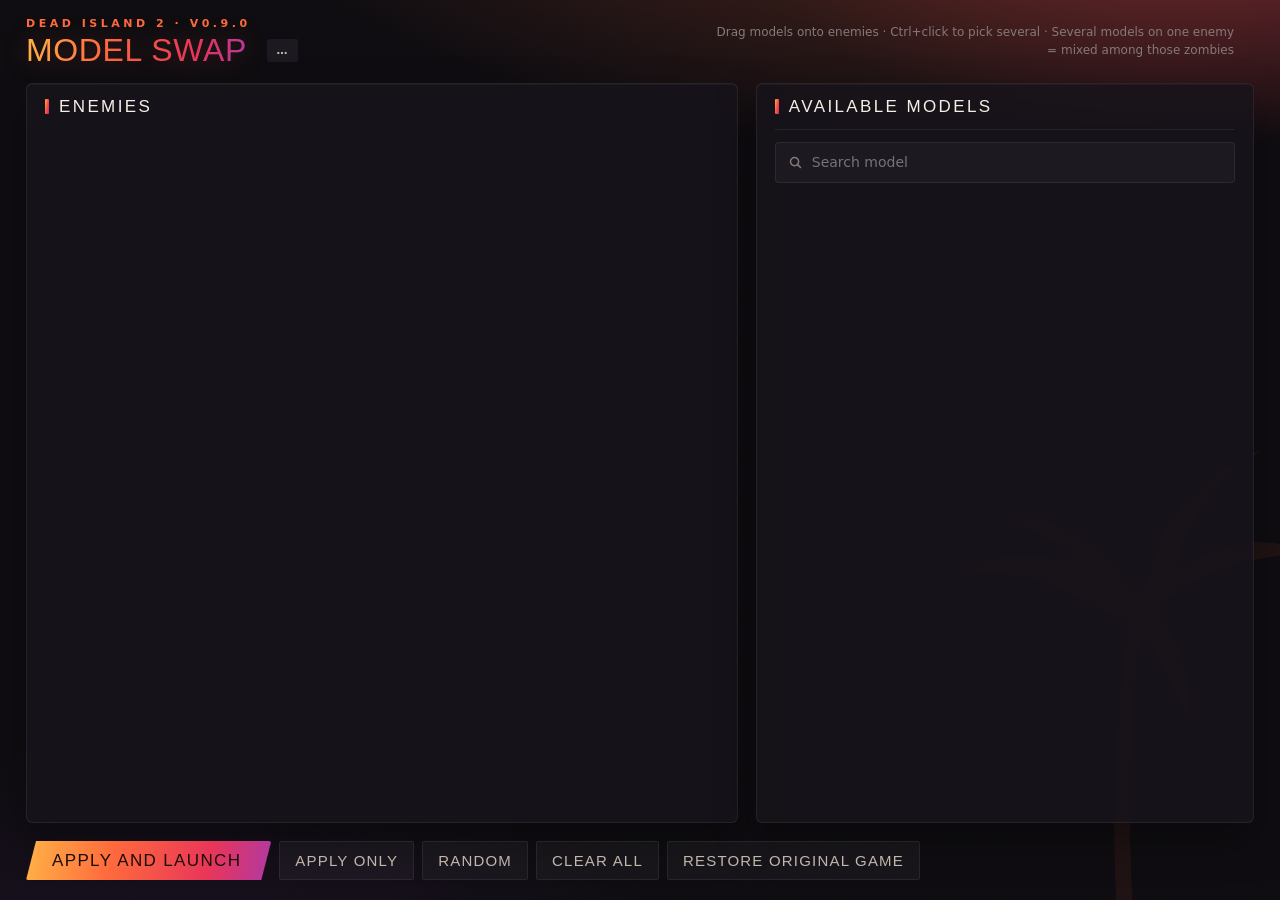
<file: launcher/ui/index.html>
<!doctype html>
<html lang="en">
<head>
  <meta charset="utf-8">
  <title>Mod Launcher</title>
  <link rel="stylesheet" href="theme.css">
  <link rel="stylesheet" href="app.css">
  <link rel="stylesheet" href="di2.css">
</head>
<body>
  <header class="top">
    <div class="title-block">
      <div class="brand">
        <span class="kicker">Dead Island 2 · v0.9.0</span>
        <h1 id="title">Model Swap</h1>
      </div>
      <span id="state-pill" class="pill">…</span>
    </div>
    <p class="hint">Drag models onto enemies · Ctrl+click to pick several · Several models on one enemy = mixed among those zombies</p>
    <button id="uninstall" class="ghost small" hidden>Uninstall</button>
  </header>

  <main class="columns">
    <section class="panel">
      <div class="panel-head">
        <h2>Enemies</h2>
        <div class="segmented" id="views">
          <button data-view="type" class="on">By type</button>
          <button data-view="act">By content</button>
        </div>
      </div>
      <div class="scroll" id="enemies"></div>
    </section>

    <section class="panel">
      <div class="panel-head">
        <h2>Available models</h2>
      </div>
      <div class="tabs" id="tabs"></div>
      <input id="search" type="search" placeholder="Search model">
      <div class="scroll" id="models"></div>
    </section>
  </main>

  <footer class="bar">
    <div class="progress" id="progress" hidden><div id="progress-fill"></div><span id="progress-pct">0%</span></div>
    <div class="actions">
      <button id="apply-launch" class="primary">Apply and launch</button>
      <button id="apply">Apply only</button>
      <button id="random">Random</button>
      <button id="clear">Clear all</button>
      <button id="restore">Restore original game</button>
      <span id="options" class="options"></span>
      <span id="status" class="status"></span>
    </div>
  </footer>

  <div class="modal-back" id="modal" hidden>
    <div class="modal">
      <h3 id="modal-title"></h3>
      <p id="modal-text"></p>
      <div class="modal-actions">
        <button id="modal-cancel">Cancel</button>
        <button id="modal-ok" class="primary">OK</button>
      </div>
    </div>
  </div>

  <div id="drag-ghost" class="drag-ghost" hidden></div>
  <script src="app.js"></script>
</body>
</html>
</file>
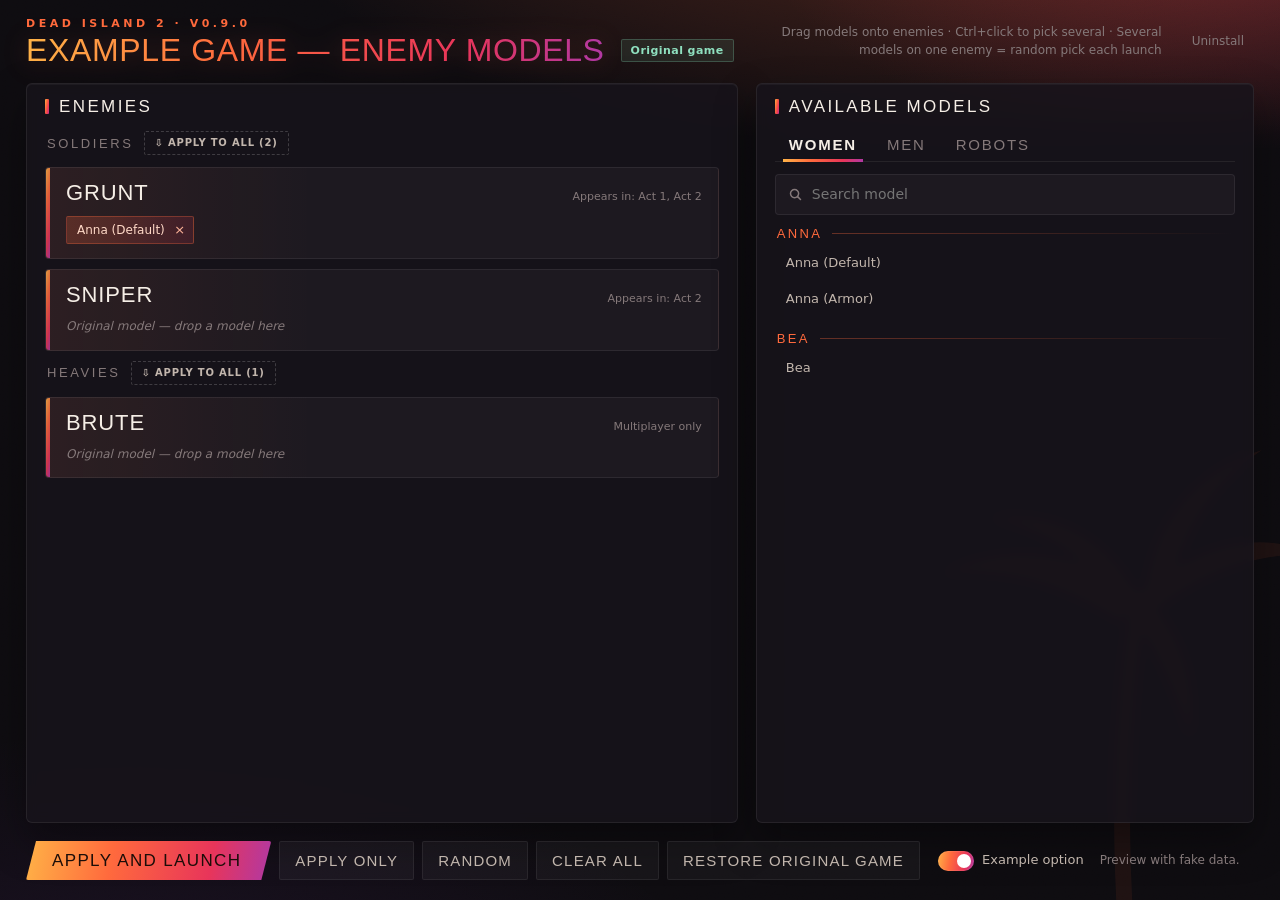
<file: launcher/ui/preview.html>
<!doctype html>
<html lang="en">
<head>
  <meta charset="utf-8">
  <title>Mod Launcher</title>
  <link rel="stylesheet" href="theme.css">
  <link rel="stylesheet" href="app.css">
  <link rel="stylesheet" href="di2.css">
</head>
<body>
  <header class="top">
    <div class="title-block">
      <div class="brand">
        <span class="kicker">Dead Island 2 · v0.9.0</span>
        <h1 id="title">Model Swap</h1>
      </div>
      <span id="state-pill" class="pill">…</span>
    </div>
    <p class="hint">Drag models onto enemies · Ctrl+click to pick several · Several models on one enemy = random pick each launch</p>
    <button id="uninstall" class="ghost small" hidden>Uninstall</button>
  </header>

  <main class="columns">
    <section class="panel">
      <div class="panel-head">
        <h2>Enemies</h2>
        <div class="segmented" id="views">
          <button data-view="type" class="on">By type</button>
          <button data-view="act">By content</button>
        </div>
      </div>
      <div class="scroll" id="enemies"></div>
    </section>

    <section class="panel">
      <div class="panel-head">
        <h2>Available models</h2>
      </div>
      <div class="tabs" id="tabs"></div>
      <input id="search" type="search" placeholder="Search model">
      <div class="scroll" id="models"></div>
    </section>
  </main>

  <footer class="bar">
    <div class="progress" id="progress" hidden><div id="progress-fill"></div><span id="progress-pct">0%</span></div>
    <div class="actions">
      <button id="apply-launch" class="primary">Apply and launch</button>
      <button id="apply">Apply only</button>
      <button id="random">Random</button>
      <button id="clear">Clear all</button>
      <button id="restore">Restore original game</button>
      <span id="options" class="options"></span>
      <span id="status" class="status"></span>
    </div>
  </footer>

  <div class="modal-back" id="modal" hidden>
    <div class="modal">
      <h3 id="modal-title"></h3>
      <p id="modal-text"></p>
      <div class="modal-actions">
        <button id="modal-cancel">Cancel</button>
        <button id="modal-ok" class="primary">OK</button>
      </div>
    </div>
  </div>

  <div id="drag-ghost" class="drag-ghost" hidden></div>
  <script src="mock_api.js"></script>
  <script src="app.js"></script>
</body>
</html>
</file>
<file: launcher/ui/theme.css>
/* Per-game theme: the only file another game's launcher needs to change. */
:root {
  --accent: #cf5320;
  --accent-hover: #dc6431;
  --accent-soft: #3a2618;
  --accent-soft-text: #f2a877;

  --bg: #16181d;
  --panel: #1c1e24;
  --card: #242730;
  --card-hover: #2b2f39;
  --chip: #2f333e;
  --line: #2c2f38;

  --text: #f1f1f4;
  --text-2: #b8bbc6;
  --text-3: #7d8190;

  --warn-bg: #3b2a12;
  --warn-text: #f0b35a;
  --ok-bg: #16322a;
  --ok-text: #7fd6b3;

  --radius: 10px;
  --radius-sm: 8px;
  --font: "Segoe UI Variable Text", "Segoe UI", system-ui, sans-serif;
}

/* Dead Island 2: one entry per zombie type, so the "By type / By act" switch is not needed */
#views { display: none; }
</file>
<file: launcher/ui/app.css>
* { box-sizing: border-box; }
html, body { height: 100%; margin: 0; }
body {
  background: var(--bg); color: var(--text); font: 14px/1.45 var(--font);
  display: flex; flex-direction: column; overflow: hidden; user-select: none;
}
h1 { font-size: 19px; font-weight: 600; margin: 0; }
h2 { font-size: 13px; font-weight: 600; margin: 0; color: var(--text-2); text-transform: uppercase; letter-spacing: .06em; }
h3 { font-size: 16px; font-weight: 600; margin: 0 0 8px; }
button {
  font: inherit; color: var(--text); background: var(--card); border: 0; border-radius: var(--radius-sm);
  padding: 8px 14px; cursor: pointer; transition: background .12s;
}
button:hover { background: var(--card-hover); }
button:disabled { opacity: .45; cursor: default; }
button.primary { background: var(--accent); color: #fff; font-weight: 600; }
button.primary:hover { background: var(--accent-hover); }
button.ghost { background: transparent; color: var(--text-3); }
button.ghost:hover { background: var(--card); color: var(--text-2); }
button.small { padding: 4px 10px; font-size: 12px; }

.pill { font-size: 12px; padding: 3px 11px; border-radius: 99px; background: var(--card); color: var(--text-2); white-space: nowrap; }
.pill.warn { background: var(--warn-bg); color: var(--warn-text); }
.pill.ok { background: var(--ok-bg); color: var(--ok-text); }

.top { display: grid; grid-template-columns: auto 1fr auto; align-items: center; gap: 16px; padding: 16px 20px 10px; }
.title-block { display: flex; align-items: center; gap: 12px; }
.hint { margin: 0; color: var(--text-3); font-size: 12px; }

.columns { flex: 1; min-height: 0; display: grid; grid-template-columns: 3fr 2fr; gap: 14px; padding: 4px 20px 12px; }
.panel { background: var(--panel); border: 1px solid var(--line); border-radius: 14px; display: flex; flex-direction: column; min-height: 0; padding: 12px; }
.panel-head { display: flex; align-items: center; justify-content: space-between; margin: 2px 4px 10px; }
.scroll { flex: 1; min-height: 0; overflow-y: auto; padding: 0 4px 8px; }
.scroll::-webkit-scrollbar { width: 10px; }
.scroll::-webkit-scrollbar-thumb { background: var(--chip); border-radius: 99px; border: 3px solid var(--panel); }

.segmented { display: flex; background: var(--bg); border-radius: 99px; padding: 3px; }
.segmented button { background: transparent; border-radius: 99px; padding: 4px 14px; font-size: 12px; color: var(--text-2); }
.segmented button.on { background: var(--accent); color: #fff; font-weight: 600; }

.section-head { display: flex; align-items: center; gap: 10px; margin: 14px 2px 8px; }
.section-head:first-child { margin-top: 2px; }
.section-title { font-size: 12px; font-weight: 600; color: var(--text-3); text-transform: uppercase; letter-spacing: .05em; }
.drop-all { font-size: 11px; font-weight: 600; padding: 3px 10px; border-radius: 99px; background: var(--chip); color: var(--text-2); border: 1px dashed transparent; }
.drop-all.hot { background: var(--accent); color: #fff; }

.enemy { background: var(--card); border-radius: var(--radius); padding: 10px 12px; margin-bottom: 7px; border: 1px solid transparent; transition: border-color .1s, background .1s; }
.enemy.hot { border-color: var(--accent); background: var(--card-hover); }
.enemy-row { display: flex; justify-content: space-between; gap: 12px; align-items: baseline; }
.enemy-name { font-weight: 600; }
.enemy-where { font-size: 11px; color: var(--text-3); text-align: right; }
.chips { display: flex; flex-wrap: wrap; gap: 6px; margin-top: 7px; }
.chip { display: inline-flex; align-items: center; gap: 6px; background: var(--accent-soft); color: var(--accent-soft-text); font-size: 12px; padding: 3px 4px 3px 11px; border-radius: 99px; cursor: grab; }
.chip .x { width: 18px; height: 18px; border-radius: 99px; display: inline-flex; align-items: center; justify-content: center; color: var(--accent-soft-text); cursor: pointer; font-size: 13px; }
.chip .x:hover { background: rgba(255,255,255,.08); }
.empty { font-size: 12px; color: var(--text-3); }

.tabs { display: flex; gap: 6px; margin: 0 4px 10px; }
.tabs button { border-radius: 99px; padding: 5px 14px; font-size: 12px; background: var(--card); color: var(--text-2); }
.tabs button.on { background: var(--accent); color: #fff; font-weight: 600; }
#search { margin: 0 4px 10px; background: var(--card); border: 1px solid transparent; border-radius: var(--radius-sm); color: var(--text); font: inherit; padding: 8px 12px; outline: none; }
#search:focus { border-color: var(--accent); }
.group-title { font-size: 12px; font-weight: 600; color: var(--text-3); text-transform: uppercase; letter-spacing: .05em; margin: 12px 2px 6px; }
.group-title:first-child { margin-top: 2px; }
.model { background: var(--card); border-radius: var(--radius-sm); padding: 7px 12px; margin-bottom: 4px; cursor: grab; font-size: 13px; color: var(--text-2); border: 1px solid transparent; }
.model:hover { background: var(--card-hover); color: var(--text); }
.model.selected { border-color: var(--accent); color: var(--text); }

.bar { padding: 8px 20px 16px; }
.actions { display: flex; gap: 8px; align-items: center; }
.status { color: var(--text-3); font-size: 12px; margin-left: 8px; white-space: nowrap; overflow: hidden; text-overflow: ellipsis; }
.progress { display: flex; align-items: center; gap: 10px; margin-bottom: 10px; }
.progress > div { flex: 1; height: 6px; background: var(--card); border-radius: 99px; overflow: hidden; position: relative; }
#progress-fill { position: absolute; inset: 0 auto 0 0; width: 0; background: var(--accent); border-radius: 99px; transition: width .2s; }
#progress-pct { font-size: 12px; color: var(--text-2); width: 38px; text-align: right; }

.modal-back { position: fixed; inset: 0; background: rgba(0,0,0,.55); display: flex; align-items: center; justify-content: center; z-index: 10; }
.modal { background: var(--panel); border: 1px solid var(--line); border-radius: 14px; padding: 20px 22px; width: 420px; }
.modal p { color: var(--text-2); white-space: pre-line; margin: 0 0 18px; }
.modal-actions { display: flex; justify-content: flex-end; gap: 8px; }

.options { display: inline-flex; gap: 14px; margin-left: 6px; }
.toggle { display: inline-flex; align-items: center; gap: 8px; font-size: 13px; color: var(--text-2); cursor: pointer; user-select: none; }
.toggle input { display: none; }
.toggle .track { width: 32px; height: 18px; border-radius: 99px; background: var(--chip); position: relative; transition: background .15s; }
.toggle .track::after { content: ""; position: absolute; top: 2px; left: 2px; width: 14px; height: 14px; border-radius: 99px; background: var(--text-3); transition: left .15s, background .15s; }
.toggle input:checked + .track { background: var(--accent); }
.toggle input:checked + .track::after { left: 16px; background: #fff; }
.drag-ghost { position: fixed; pointer-events: none; background: var(--accent); color: #fff; font-size: 12px; font-weight: 600; padding: 5px 12px; border-radius: 99px; z-index: 20; }
[hidden] { display: none !important; }
</file>
<file: launcher/ui/di2.css>
/* Dead Island 2 look ("Hell-A" poster): loaded after app.css, overrides only the visuals.
   Fonts are Windows' own (Bahnschrift, Segoe UI): nothing to download. */
:root {
  --bg: #0e0c10;
  --panel: rgba(24, 20, 27, .82);
  --card: #1d1920;
  --card-hover: #262028;
  --chip: #2c2530;
  --line: rgba(255, 255, 255, .07);
  --text: #f5eee6;
  --text-2: #c2b6ad;
  --text-3: #85797a;
  --sun-1: #ffb347;
  --sun-2: #ff6a3d;
  --sun-3: #e8355a;
  --sun-4: #8e3bd1;
  --sunset: linear-gradient(100deg, var(--sun-1) 0%, var(--sun-2) 35%, var(--sun-3) 75%, var(--sun-4) 115%);
  --accent: #ff6a3d;
  --accent-hover: #ff7d52;
  --accent-soft: rgba(255, 106, 61, .14);
  --accent-soft-text: #ffc2a6;
  --blood: #c4121e;
  --radius: 4px;
  --radius-sm: 3px;
  --display: "Bahnschrift SemiBold Condensed", "Bahnschrift Condensed", "Bahnschrift", Impact, sans-serif;
}

/* ---------- backdrop: sunset glow, palm silhouette, film grain ---------- */
body {
  background:
    radial-gradient(1100px 420px at 78% -140px, rgba(255, 106, 61, .30), transparent 70%),
    radial-gradient(700px 300px at 98% -60px, rgba(232, 53, 90, .28), transparent 70%),
    radial-gradient(900px 500px at 10% 120%, rgba(142, 59, 209, .12), transparent 70%),
    var(--bg);
  position: relative;
}
body::before {   /* palm tree, bottom right */
  content: ""; position: fixed; right: -40px; bottom: -30px; width: 420px; height: 520px; pointer-events: none; opacity: .07;
  background: no-repeat center / contain url("data:image/svg+xml,%3Csvg xmlns='http://www.w3.org/2000/svg' viewBox='0 0 200 260'%3E%3Cpath fill='%23ff6a3d' d='M104 260c-4-60-2-118 8-170l7 1c-9 52-11 109-7 169z'/%3E%3Cpath fill='%23ff6a3d' d='M114 92c-30-22-66-26-98-10 34-4 62 6 90 24zm4-2c4-34 26-60 58-70-24 16-40 40-48 74zm-2 2c28-26 62-32 84-20-30 0-56 10-80 30zm-4-2C96 62 70 50 40 54c30 6 50 22 66 44zm6 4c18 18 26 44 22 70-8-26-18-46-30-64z'/%3E%3C/svg%3E");
}
body::after {    /* grain */
  content: ""; position: fixed; inset: 0; pointer-events: none; opacity: .05; mix-blend-mode: overlay;
  background-image: url("data:image/svg+xml,%3Csvg xmlns='http://www.w3.org/2000/svg' width='160' height='160'%3E%3Cfilter id='n'%3E%3CfeTurbulence type='fractalNoise' baseFrequency='.9' numOctaves='2' stitchTiles='stitch'/%3E%3C/filter%3E%3Crect width='100%25' height='100%25' filter='url(%23n)'/%3E%3C/svg%3E");
}
.top, .columns, .bar { position: relative; z-index: 1; }

/* ---------- header ---------- */
.top { padding: 18px 26px 12px; gap: 20px; }
.brand { display: flex; flex-direction: column; line-height: 1; }
.kicker {
  font: 600 11px/1 var(--font); letter-spacing: .32em; text-transform: uppercase; color: var(--sun-2); margin-bottom: 6px;
}
h1#title {
  font: 32px/0.95 var(--display); text-transform: uppercase; letter-spacing: .02em;
  background: var(--sunset); -webkit-background-clip: text; background-clip: text; color: transparent;
  filter: drop-shadow(0 2px 12px rgba(255, 90, 60, .25));
}
.title-block { gap: 16px; align-items: flex-end; }
.pill { font: 600 11px/1 var(--font); letter-spacing: .04em; padding: 6px 10px; border-radius: 2px; margin-bottom: 3px; }
.pill.ok { background: rgba(127, 214, 179, .10); color: #8fe0bf; box-shadow: inset 0 0 0 1px rgba(127, 214, 179, .25); }
.pill.warn { background: rgba(255, 179, 71, .10); color: var(--sun-1); box-shadow: inset 0 0 0 1px rgba(255, 179, 71, .28); }
.hint { font-size: 12px; color: var(--text-3); max-width: 520px; justify-self: end; text-align: right; }
#uninstall { color: var(--text-3); }
#uninstall:hover { color: var(--sun-3); background: transparent; }

/* ---------- panels ---------- */
.columns { gap: 18px; padding: 6px 26px 14px; grid-template-columns: 3fr 2.1fr; }
.panel {
  background: var(--panel); border: 1px solid var(--line); border-radius: 6px; padding: 14px 14px 10px;
  box-shadow: 0 18px 40px rgba(0, 0, 0, .35), inset 0 1px 0 rgba(255, 255, 255, .04);
  backdrop-filter: blur(6px);
}
.panel-head { margin: 0 4px 14px; }
.panel-head h2 {
  font: 17px/1 var(--display); letter-spacing: .14em; color: var(--text); position: relative; padding-left: 14px;
}
.panel-head h2::before {
  content: ""; position: absolute; left: 0; top: 1px; bottom: 1px; width: 4px; background: var(--sunset); border-radius: 1px;
}
.scroll::-webkit-scrollbar { width: 8px; }
.scroll::-webkit-scrollbar-thumb { background: #3a3036; border: 2px solid transparent; background-clip: padding-box; border-radius: 99px; }
.scroll::-webkit-scrollbar-thumb:hover { background-color: var(--sun-2); }

/* ---------- enemies ---------- */
.section-head { margin: 4px 2px 12px; }
.section-title { font: 13px/1 var(--display); letter-spacing: .2em; color: var(--text-3); }
.drop-all {
  font: 600 10px/1 var(--font); letter-spacing: .08em; text-transform: uppercase; padding: 6px 10px; border-radius: 2px;
  background: transparent; color: var(--text-2); border: 1px dashed rgba(255, 255, 255, .18);
}
.drop-all.hot { background: var(--sunset); color: #1a0f0a; border-color: transparent; }
.enemy {
  position: relative; background: linear-gradient(90deg, rgba(255, 106, 61, .07), transparent 40%), var(--card);
  border-radius: var(--radius); padding: 14px 16px 14px 20px; margin-bottom: 10px; border: 1px solid var(--line); overflow: hidden;
}
.enemy::before { content: ""; position: absolute; left: 0; top: 0; bottom: 0; width: 4px; background: var(--sunset); opacity: .85; }
.enemy:hover { border-color: rgba(255, 255, 255, .12); }
.enemy.hot { border-color: var(--sun-2); background: linear-gradient(90deg, rgba(255, 106, 61, .18), rgba(232, 53, 90, .06) 60%), var(--card-hover); box-shadow: 0 0 0 1px var(--sun-2), 0 0 26px rgba(255, 106, 61, .25); }
.enemy-name { font: 22px/1 var(--display); text-transform: uppercase; letter-spacing: .04em; }
.enemy-where { font-size: 11px; color: var(--text-3); max-width: 55%; }
.chips { gap: 6px; margin-top: 11px; }
.chip {
  background: linear-gradient(90deg, rgba(255, 106, 61, .22), rgba(232, 53, 90, .14)); color: #ffd9c7;
  border: 1px solid rgba(255, 106, 61, .30); border-radius: 2px; font-size: 12px; padding: 4px 4px 4px 10px;
}
.chip:hover { border-color: rgba(255, 140, 90, .6); }
.chip .x { border-radius: 2px; color: #ffb59a; }
.chip .x:hover { background: var(--blood); color: #fff; }
.empty { font-style: italic; }

/* ---------- models ---------- */
.tabs { gap: 2px; margin: 0 4px 12px; border-bottom: 1px solid var(--line); }
.tabs button {
  background: transparent; border-radius: 0; padding: 8px 14px 9px; color: var(--text-3);
  font: 15px/1 var(--display); letter-spacing: .12em; text-transform: uppercase; position: relative;
}
.tabs button:hover { background: transparent; color: var(--text); }
.tabs button.on { background: transparent; color: var(--text); }
.tabs button.on::after { content: ""; position: absolute; left: 8px; right: 8px; bottom: -1px; height: 3px; background: var(--sunset); }
#search {
  background: var(--card) no-repeat 12px 50% / 15px url("data:image/svg+xml,%3Csvg xmlns='http://www.w3.org/2000/svg' viewBox='0 0 24 24' fill='none' stroke='%2385797a' stroke-width='2.4' stroke-linecap='round'%3E%3Ccircle cx='10.5' cy='10.5' r='6.5'/%3E%3Cpath d='m20 20-4.6-4.6'/%3E%3C/svg%3E");
  border: 1px solid var(--line); border-radius: var(--radius); padding: 9px 12px 9px 36px;
}
#search:focus { border-color: var(--sun-2); box-shadow: 0 0 0 3px rgba(255, 106, 61, .15); }
.group-title {
  display: flex; align-items: center; gap: 10px; font: 13px/1 var(--display); letter-spacing: .18em; color: var(--sun-2); margin: 16px 2px 6px;
}
.group-title::after { content: ""; flex: 1; height: 1px; background: linear-gradient(90deg, rgba(255, 106, 61, .35), transparent); }
.model {
  background: transparent; border-radius: 2px; padding: 7px 10px; margin-bottom: 1px; color: var(--text-2);
  border: 1px solid transparent; transition: background .12s, color .12s, padding-left .12s;
}
.model:hover { background: linear-gradient(90deg, rgba(255, 106, 61, .16), transparent 80%); color: var(--text); padding-left: 14px; }
.model.selected { background: linear-gradient(90deg, rgba(255, 106, 61, .26), rgba(232, 53, 90, .06)); border-color: rgba(255, 106, 61, .45); color: var(--text); }

/* ---------- bottom bar ---------- */
.bar { padding: 4px 26px 20px; }
.actions { gap: 8px; flex-wrap: nowrap; }
.actions button {
  font: 15px/1 var(--display); letter-spacing: .08em; text-transform: uppercase; padding: 11px 15px; white-space: nowrap; flex: none;
  background: rgba(255, 255, 255, .04); border: 1px solid var(--line); border-radius: 2px; color: var(--text-2);
}
.actions button:hover { background: rgba(255, 255, 255, .08); color: var(--text); border-color: rgba(255, 255, 255, .16); }
.actions button.primary {
  background: var(--sunset); color: #1b0d08; border: 0; padding: 11px 30px 11px 26px; font-size: 17px;
  clip-path: polygon(10px 0, 100% 0, calc(100% - 10px) 100%, 0 100%);
  box-shadow: 0 6px 22px rgba(255, 90, 60, .35);
}
.actions button.primary:hover { filter: brightness(1.08) saturate(1.1); background: var(--sunset); }
.status { font-size: 12px; color: var(--text-3); }
.progress > div { height: 4px; background: rgba(255, 255, 255, .06); }
#progress-fill { background: var(--sunset); }
.toggle { font-size: 13px; color: var(--text-2); white-space: nowrap; }
.options { flex: none; margin-left: 10px; }
.status { min-width: 0; flex: 1; }
.toggle .track { width: 36px; height: 20px; background: #2a2329; box-shadow: inset 0 0 0 1px var(--line); }
.toggle .track::after { top: 3px; left: 3px; width: 14px; height: 14px; }
.toggle input:checked + .track { background: var(--sunset); }
.toggle input:checked + .track::after { left: 19px; }

/* ---------- dialogs, drag ---------- */
.modal-back { background: rgba(8, 6, 10, .7); backdrop-filter: blur(3px); }
.modal { background: #19151c; border: 1px solid var(--line); border-top: 3px solid var(--sun-2); border-radius: 6px; box-shadow: 0 24px 60px rgba(0, 0, 0, .6); }
.modal h3 { font: 22px/1 var(--display); text-transform: uppercase; letter-spacing: .06em; margin-bottom: 12px; }
.modal-actions button { font: 14px/1 var(--display); letter-spacing: .1em; text-transform: uppercase; padding: 10px 16px; border-radius: 2px; }
.modal-actions button.primary { background: var(--sunset); color: #1b0d08; }
.drag-ghost { background: var(--sunset); color: #1b0d08; border-radius: 2px; font: 14px/1 var(--display); letter-spacing: .06em; padding: 7px 14px; box-shadow: 0 8px 24px rgba(0, 0, 0, .5); }
</file>
